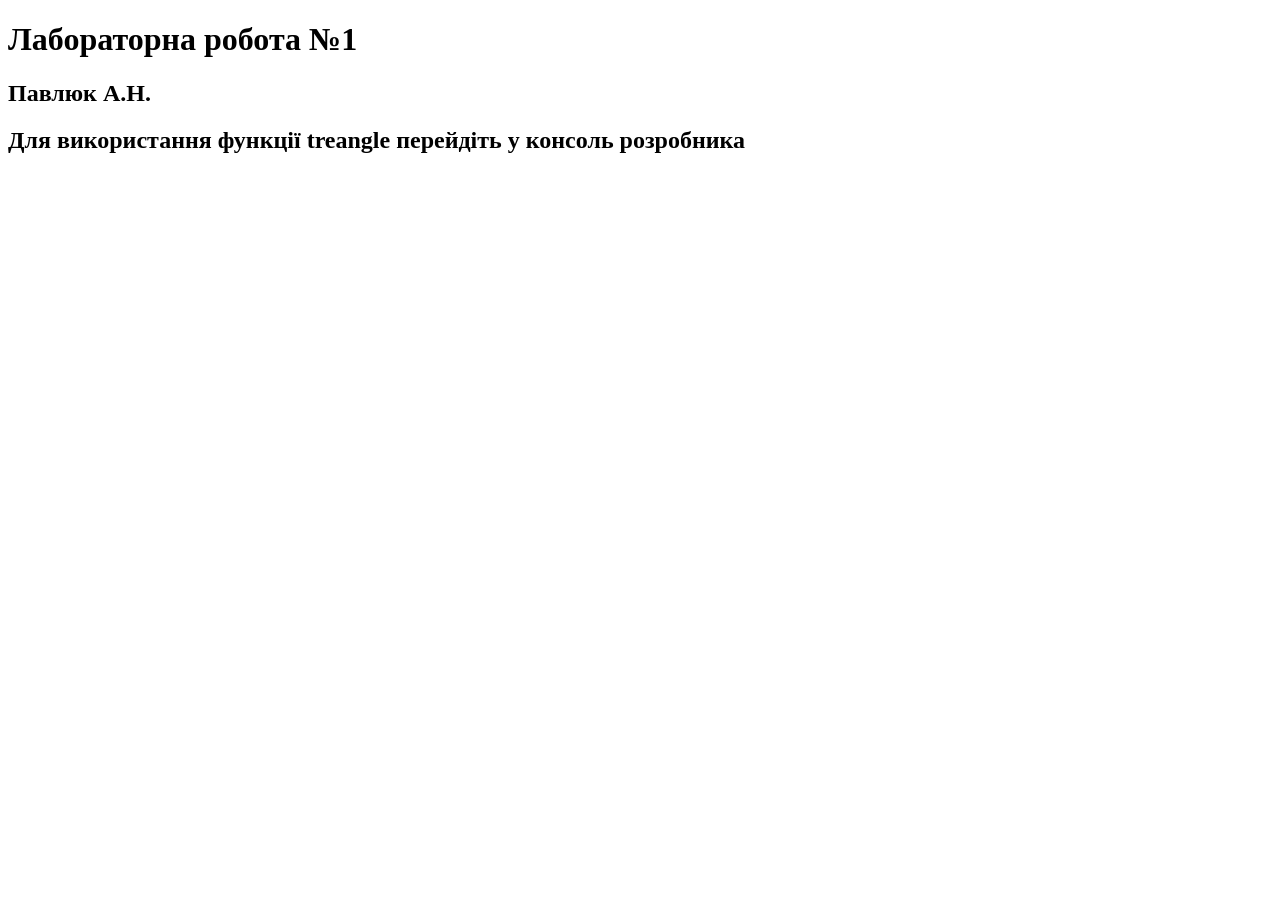
<file: index.html>
<!DOCTYPE html>
<html lang="en">
<head>
    <meta charset="UTF-8">
    <meta name="viewport" content="width=device-width, initial-scale=1.0">
    <title>Document</title>
</head>
<body>

    <h1>Лабораторна робота №1</h1>
    <h2>Павлюк А.Н.</h2>
    <h2>Для використання функції treangle перейдіть у консоль розробника</h2>
    
    <script src="script.js"></script>
</body>
</html>
</file>
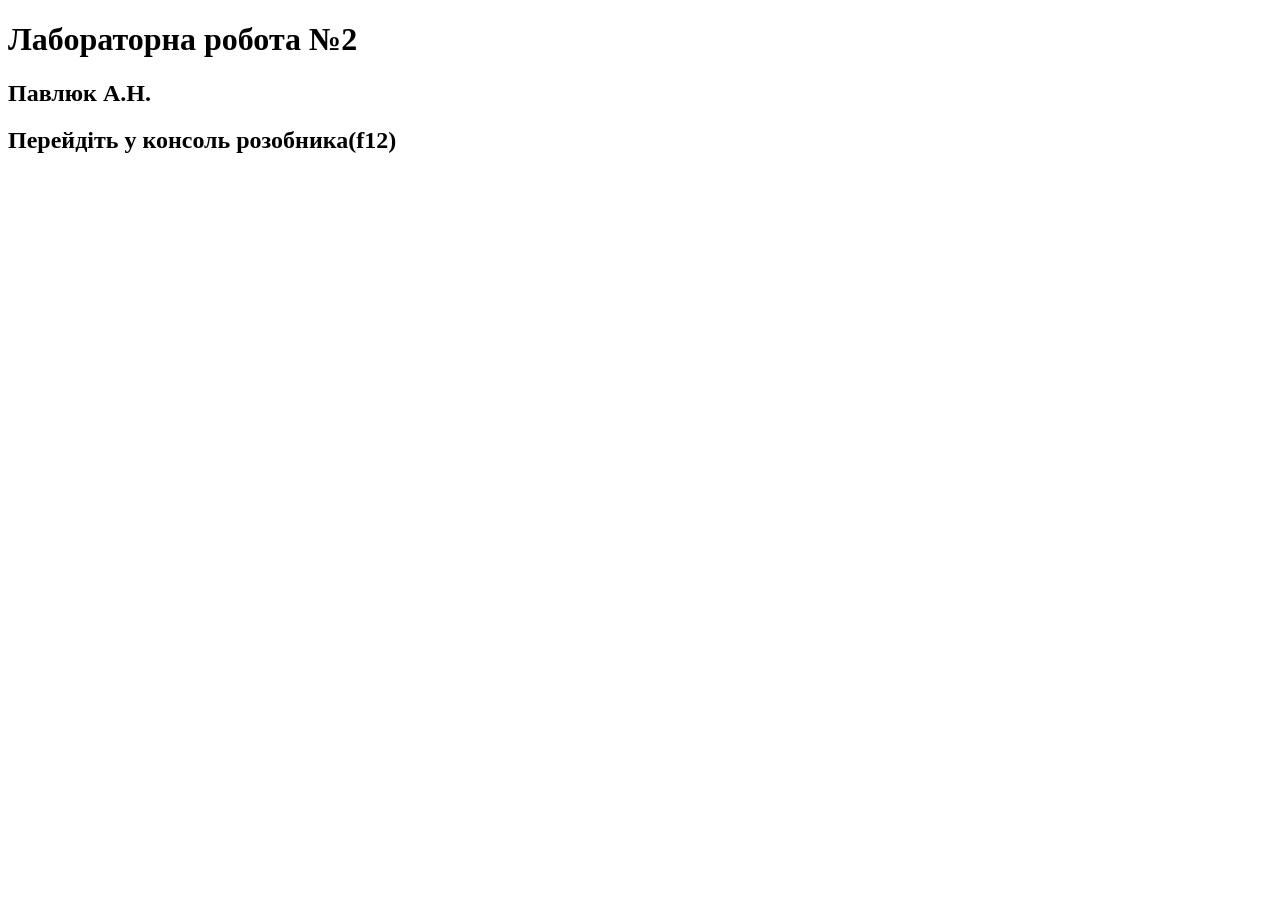
<file: Lab2/index.html>
<!DOCTYPE html>
<html lang="en">
<head>
    <meta charset="UTF-8">
    <meta name="viewport" content="width=device-width, initial-scale=1.0">
    <title>Document</title>
</head>
<body>


    <h1>Лабораторна робота №2</h1>
    <h2>Павлюк А.Н.</h2>
    <h2>Перейдіть у консоль розобника(f12)</h2>
    
    <script src="script.js"></script>
</body>
</html>
</file>
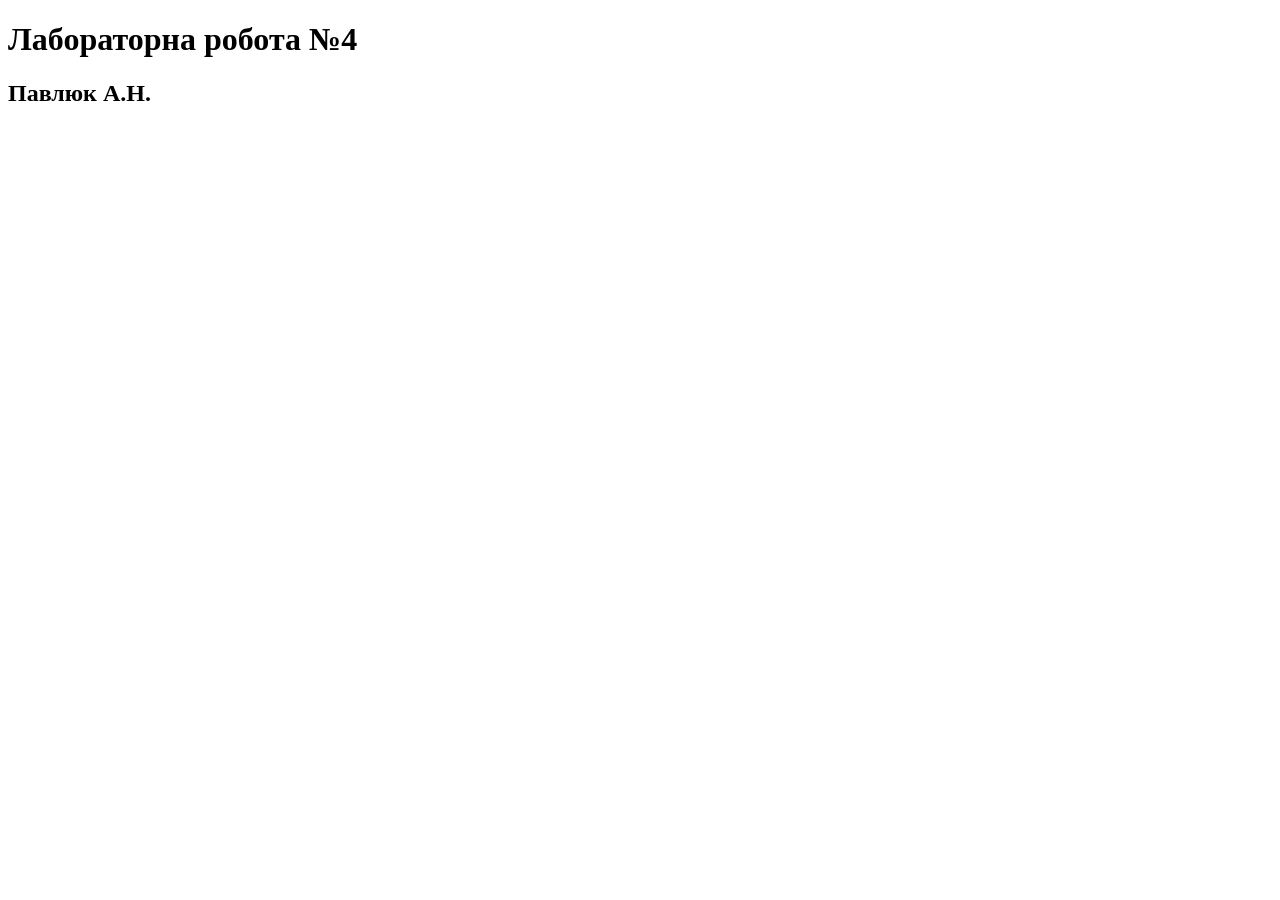
<file: Lab4/index.html>
<!DOCTYPE html>
<html lang="en">
<head>
    <meta charset="UTF-8">
    <meta name="viewport" content="width=device-width, initial-scale=1.0">
    <title>Document</title>
</head>
<body>
    <H1>Лабораторна робота №4</H1>
    <h2>Павлюк А.Н.</h2>
    <script src="script.js"></script>
</body>
</html>
</file>
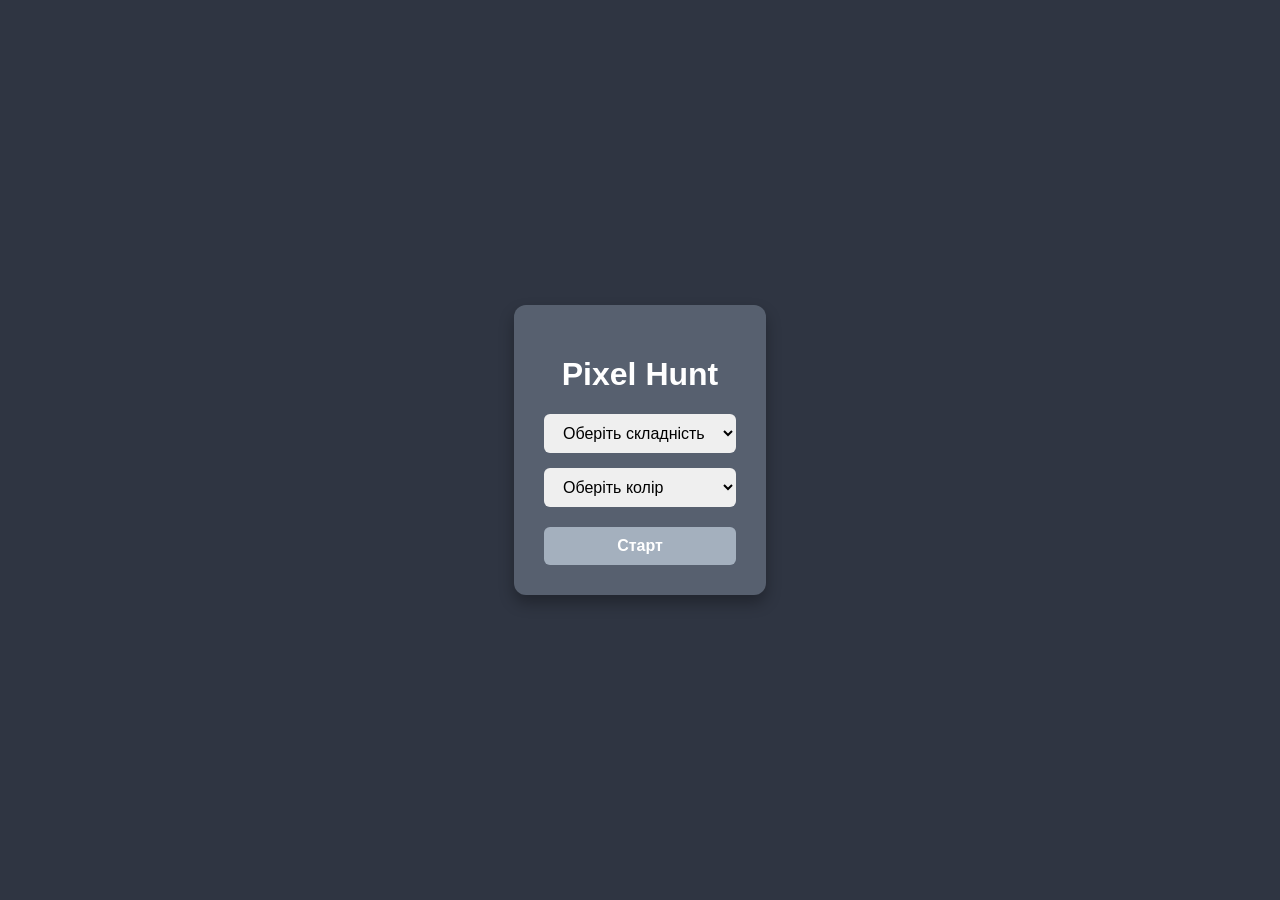
<file: Lab5/index.html>
<!DOCTYPE html>
<html lang="uk">
<head>
    <meta charset="UTF-8">
    <meta name="viewport" content="width=device-width, initial-scale=1.0">
    <title>Pixel Hunt</title>
    <link rel="stylesheet" href="style.css">
</head>
<body>
    <div id="menu">
        <h1>Pixel Hunt</h1>
        <div class="selectors">
            <select id="difficulty">
                <option value="" disabled selected>Оберіть складність</option>
                <option value="easy">Легкий</option>
                <option value="medium">Середній</option>
                <option value="hard">Складний</option>
            </select>
            
            <select id="color">
                <option value="" disabled selected>Оберіть колір</option>
                <option value="#ff4757">Червоний</option>
                <option value="#1e90ff">Синій</option>
                <option value="#2ed573">Зелений</option>
                <option value="#ffa502">Помаранчевий</option>
            </select>
        </div>
        <button id="startBtn" disabled>Старт</button>
    </div>

    <div id="gameArea" style="display: none;">
        <div id="stats">
            <span>Рахунок: <span id="score">0</span></span><br>
            <span style="font-size: 18px; font-weight: normal; color: #ced6e0;">Час на клік: <span id="timeDisplay">0</span> с</span>
        </div>
        <div id="pixel"></div>
    </div>

    <div id="gameOver" style="display: none;">
        <h2>Час вийшов!</h2>
        <p>Твій фінальний рахунок: <span id="finalScore">0</span></p>
        <button onclick="location.reload()">Перезапустити гру</button>
    </div>

    <script src="script.js"></script>
</body>
</html>
</file>
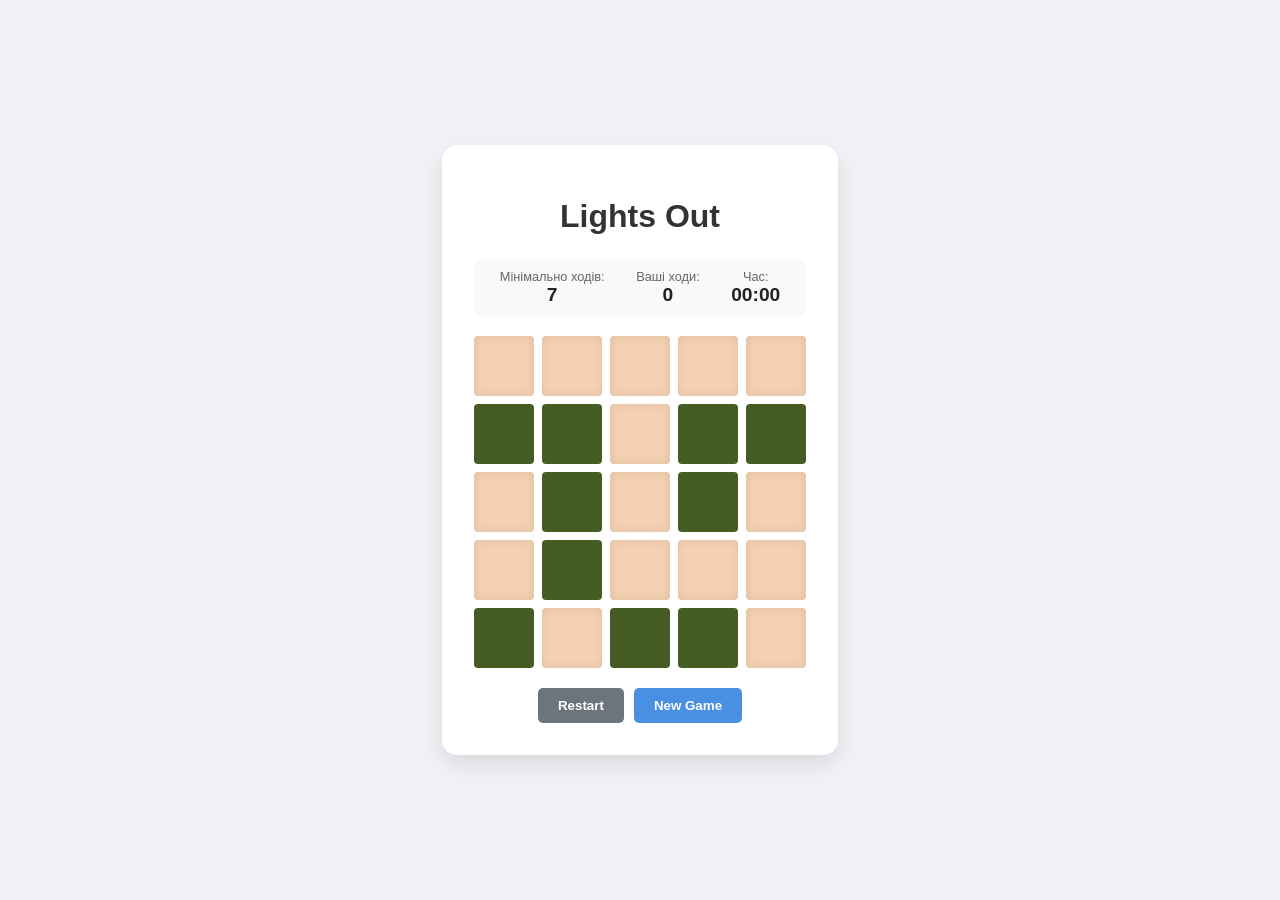
<file: Lab6/index.html>
<!DOCTYPE html>
<html lang="uk">
<head>
    <meta charset="UTF-8">
    <meta name="viewport" content="width=device-width, initial-scale=1.0">
    <title>Lights Out 5x5</title>
    <link rel="stylesheet" href="style.css">
</head>
<body>

    <div class="game-wrapper">
        <h1>Lights Out</h1>
        
        <div class="stats-panel">
            <div class="stat-item">
                <span class="label">Мінімально ходів:</span>
                <span id="min-moves" class="value">0</span>
            </div>
            <div class="stat-item">
                <span class="label">Ваші ходи:</span>
                <span id="current-moves" class="value">0</span>
            </div>
            <div class="stat-item">
                <span class="label">Час:</span>
                <span id="timer" class="value">00:00</span>
            </div>
        </div>

        <div id="grid" class="game-grid">
            </div>

        <div class="button-group">
            <button id="btn-restart" class="btn btn-secondary">Restart</button>
            <button id="btn-newgame" class="btn btn-primary">New Game</button>
        </div>
    </div>

    <script src="script.js"></script>
</body>
</html>
</file>
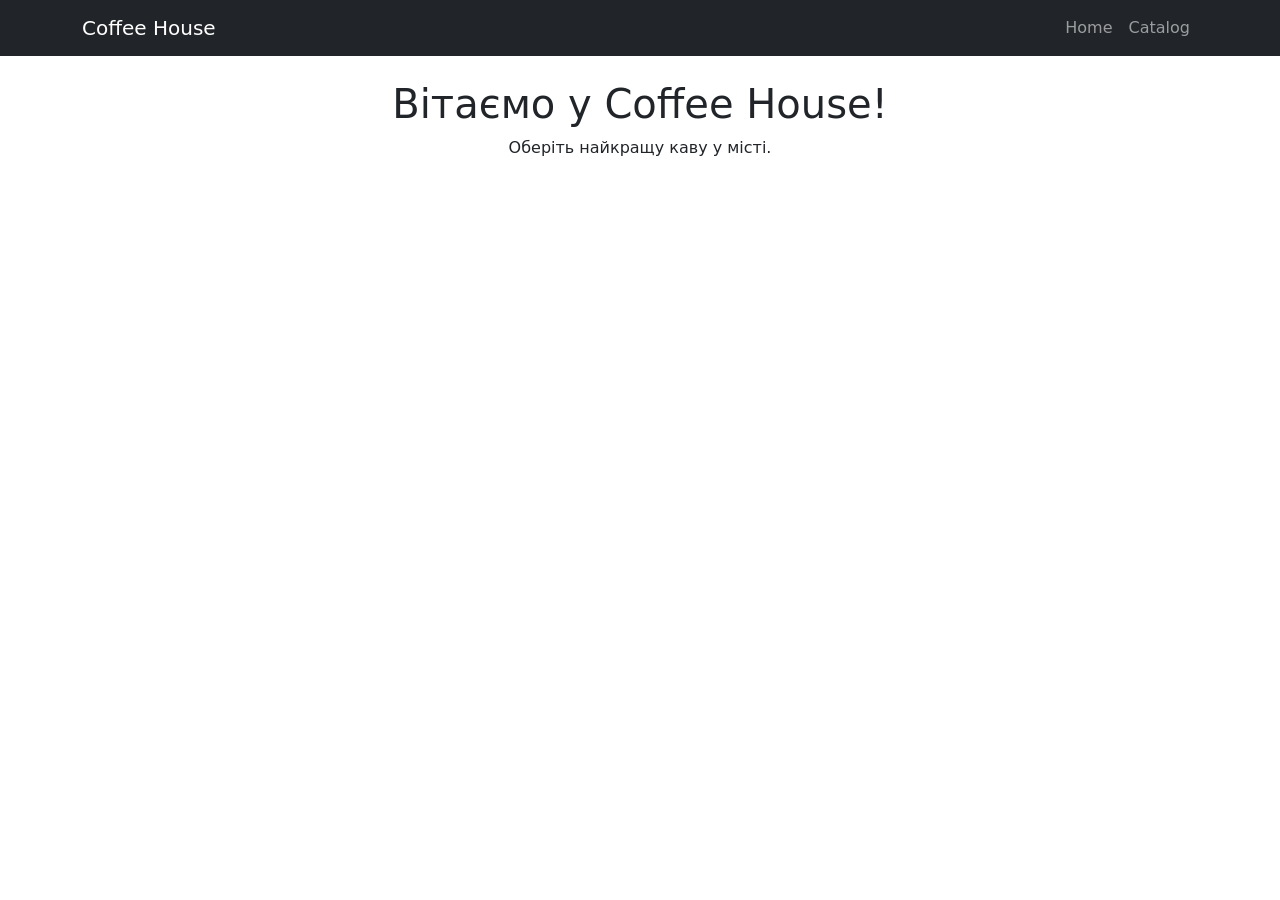
<file: Lab7/index.html>
<!DOCTYPE html>
<html lang="uk">
<head>
    <meta charset="UTF-8">
    <title>Coffee House</title>
    <link href="https://cdn.jsdelivr.net/npm/bootstrap@5.3.0/dist/css/bootstrap.min.css" rel="stylesheet">
    <style>
        .card-img-top { object-fit: cover; height: 250px; }
        #main-content { min-height: 400px; }
    </style>
</head>
<body>
    <nav class="navbar navbar-expand-lg navbar-dark bg-dark">
        <div class="container">
            <a class="navbar-brand" href="#" onclick="location.reload()">Coffee House</a>
            <div class="navbar-nav">
                <a class="nav-link" href="#" onclick="location.reload()">Home</a>
                <a class="nav-link" href="#" id="load-catalog">Catalog</a>
            </div>
        </div>
    </nav>

    <div class="container mt-4" id="main-content">
        <div id="home-view" class="text-center">
            <h1>Вітаємо у Coffee House!</h1>
            <p>Оберіть найкращу каву у місті.</p>
        </div>
    </div>

    <script src="script.js"></script>
</body>
</html>
</file>
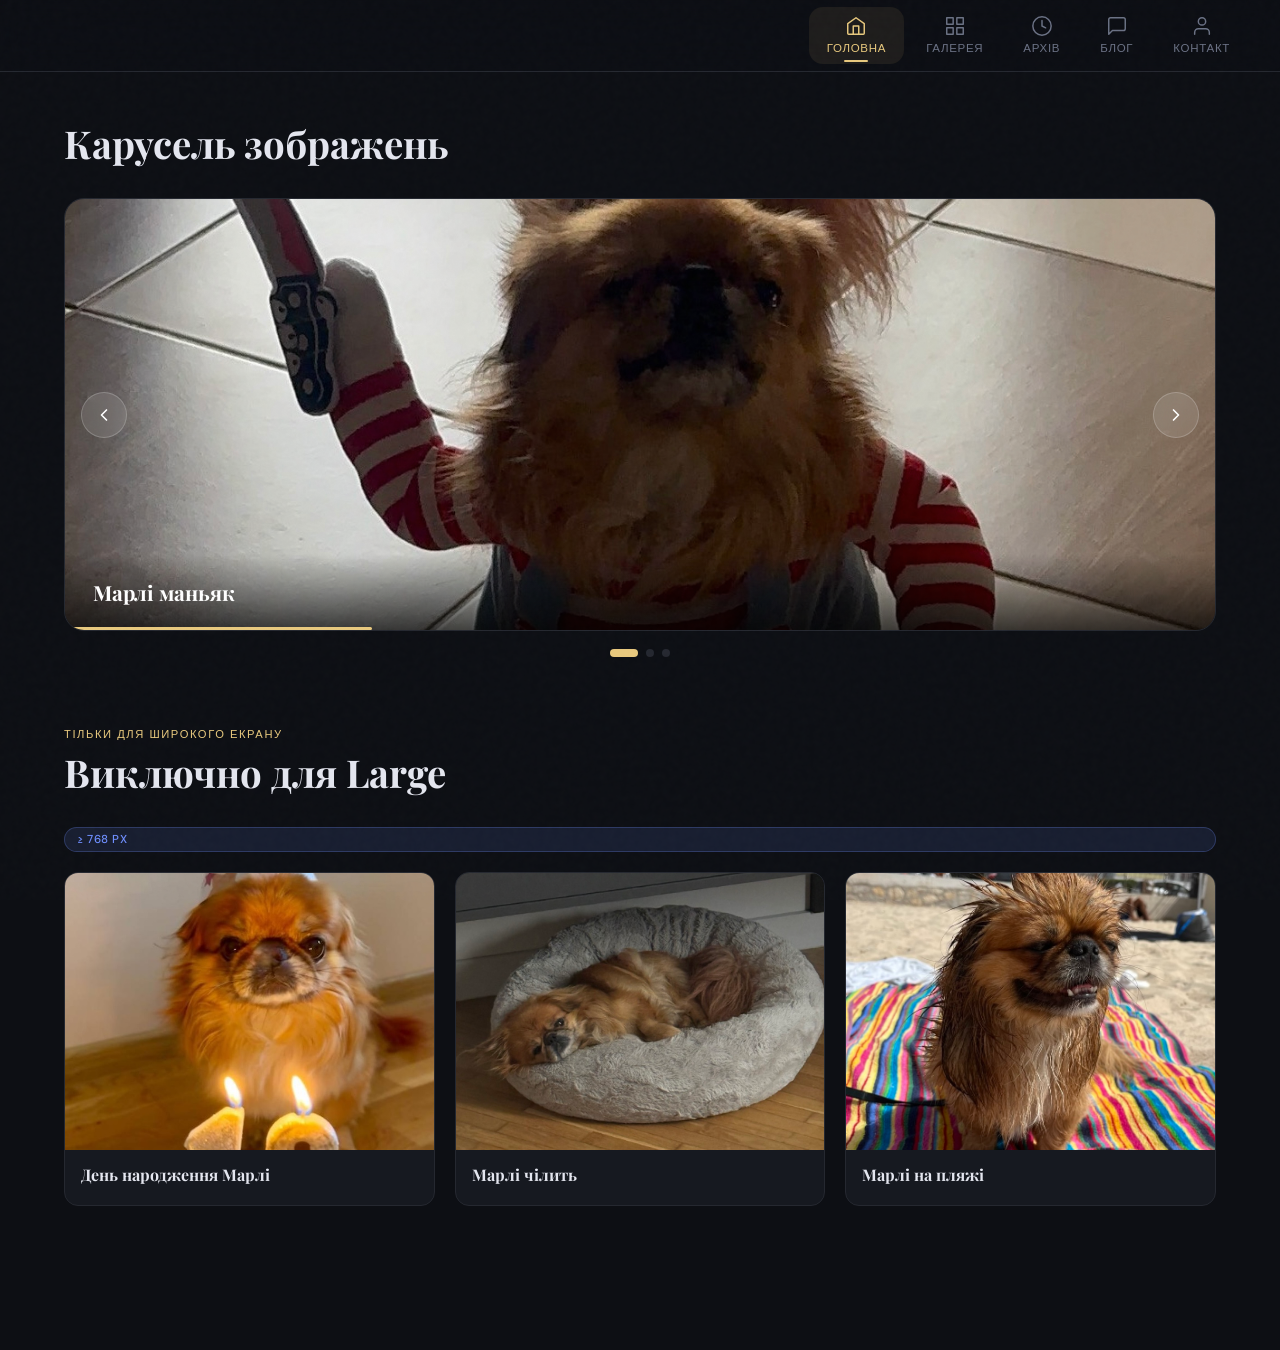
<file: Lab8/index.html>
<!DOCTYPE html>
<html lang="uk">
<head>
  <meta charset="UTF-8" />
  <meta name="viewport" content="width=device-width, initial-scale=1.0" />
  <title>Адаптивна Сторінка</title>
  <link rel="preconnect" href="https://fonts.googleapis.com" />
  <link href="https://fonts.googleapis.com/css2?family=Playfair+Display:wght@700&family=DM+Sans:wght@300;400;500&display=swap" rel="stylesheet" />
  <link rel="stylesheet" href="style.css" />
</head>
<body>
 
<nav>
  
  <div class="nav-links">
    <a href="#" class="active">
      <svg viewBox="0 0 24 24"><path d="M3 9.5L12 3l9 6.5V20a1 1 0 0 1-1 1H4a1 1 0 0 1-1-1V9.5z"/><polyline points="9 21 9 12 15 12 15 21"/></svg>
      Головна
    </a>
    <a href="#">
      <svg viewBox="0 0 24 24"><rect x="3" y="3" width="7" height="7"/><rect x="14" y="3" width="7" height="7"/><rect x="3" y="14" width="7" height="7"/><rect x="14" y="14" width="7" height="7"/></svg>
      Галерея
    </a>
    <a href="#">
      <svg viewBox="0 0 24 24"><circle cx="12" cy="12" r="10"/><polyline points="12 6 12 12 16 14"/></svg>
      Архів
    </a>
    <a href="#">
      <svg viewBox="0 0 24 24"><path d="M21 15a2 2 0 0 1-2 2H7l-4 4V5a2 2 0 0 1 2-2h14a2 2 0 0 1 2 2z"/></svg>
      Блог
    </a>
    <a href="#">
      <svg viewBox="0 0 24 24"><path d="M20 21v-2a4 4 0 0 0-4-4H8a4 4 0 0 0-4 4v2"/><circle cx="12" cy="7" r="4"/></svg>
      Контакт
    </a>
  </div>
 
  <button class="hamburger" id="hamburger" aria-label="Меню" aria-expanded="false">
    <span></span><span></span><span></span>
  </button>
</nav>
 
<div class="mobile-menu" id="mobileMenu">
  <a href="#">
    <svg viewBox="0 0 24 24"><path d="M3 9.5L12 3l9 6.5V20a1 1 0 0 1-1 1H4a1 1 0 0 1-1-1V9.5z"/><polyline points="9 21 9 12 15 12 15 21"/></svg>
    Головна
  </a>
  <a href="#">
    <svg viewBox="0 0 24 24"><rect x="3" y="3" width="7" height="7"/><rect x="14" y="3" width="7" height="7"/><rect x="3" y="14" width="7" height="7"/><rect x="14" y="14" width="7" height="7"/></svg>
    Галерея
  </a>
  <a href="#">
    <svg viewBox="0 0 24 24"><circle cx="12" cy="12" r="10"/><polyline points="12 6 12 12 16 14"/></svg>
    Архів
  </a>
  <a href="#">
    <svg viewBox="0 0 24 24"><path d="M21 15a2 2 0 0 1-2 2H7l-4 4V5a2 2 0 0 1 2-2h14a2 2 0 0 1 2 2z"/></svg>
    Блог
  </a>
  <a href="#">
    <svg viewBox="0 0 24 24"><path d="M20 21v-2a4 4 0 0 0-4-4H8a4 4 0 0 0-4 4v2"/><circle cx="12" cy="7" r="4"/></svg>
    Контакт
  </a>
</div>
 
<main>
  <section>
    <h2 class="section-title">Карусель зображень</h2>
 
    <div class="carousel-wrap" id="carousel">
      <div class="carousel-track" id="track">
 
        <div class="carousel-slide">
          <img src="images/MarleyManiac.jpg" alt="Слайд 1" />
          <div class="slide-caption">
            <h3>Марлі маньяк</h3>
          </div>
        </div>
 
        <div class="carousel-slide">
          <img src="images/DrivingMarley.jpg" alt="Слайд 2" />
          <div class="slide-caption">
            <h3>Марлі водій</h3>
          </div>
        </div>
 
        <div class="carousel-slide">
          <img src="images/IntrestedMarley.jpg" alt="Слайд 3" />
          <div class="slide-caption">
            <h3>Зацікавлений Марлі</h3>
          </div>
        </div>
      </div>
 
      <div class="carousel-progress" id="carouselProgress"></div>
 
      <button class="carousel-btn prev" id="prevBtn" aria-label="Попередній">
        <svg viewBox="0 0 24 24"><polyline points="15 18 9 12 15 6"/></svg>
      </button>
      <button class="carousel-btn next" id="nextBtn" aria-label="Наступний">
        <svg viewBox="0 0 24 24"><polyline points="9 18 15 12 9 6"/></svg>
      </button>
    </div>
 
    <div class="carousel-dots" id="dots"></div>
  </section>
 
  <section class="large-only">
    <p class="section-label">Тільки для широкого екрану</p>
    <h2 class="section-title">Виключно для Large</h2>
    <span class="badge badge-large">≥ 768 px</span>
 
    <div class="img-grid">
      <div class="img-card">
        <img src="images/HBMarley.jpg" alt="Large 1" />
        <div class="img-card-body">
          <h4>День народження Марлі</h4>
        </div>
      </div>
      <div class="img-card">
        <img src="images/ChillMarley.jpg" alt="Large 2" />
        <div class="img-card-body">
          <h4>Марлі чілить</h4>
        </div>
      </div>
      <div class="img-card">
        <img src="images/MarleyOnBeach.jpg" alt="Large 3" />
        <div class="img-card-body">
          <h4>Марлі на пляжі</h4>
        </div>
      </div>
    </div>
  </section>
 
  <section class="medium-only">
    <p class="section-label">Тільки для вузького екрану</p>
    <h2 class="section-title">Виключно для Medium</h2>
    <span class="badge badge-medium">&lt; 768 px</span>
 
    <div class="img-grid">
      <div class="img-card">
        <img src="images/SmollMarley.jpg" alt="Medium 1" />
        <div class="img-card-body">
          <h4>Марлі маленький</h4>
        </div>
      </div>
      <div class="img-card">
        <img src="images/SmollMarley2.jpg" alt="Medium 2" />
        <div class="img-card-body">
          <h4>Марлі маленький 2</h4>
        </div>
      </div>
    </div>
  </section>
 
</main>
 
<script src="script.js"></script>
</body>
</html>
</file>
<file: Lab5/style.css>
body {
    margin: 0;
    padding: 0;
    font-family: Arial, sans-serif;
    background-color: #2f3542;
    color: white;
    display: flex;
    justify-content: center;
    align-items: center;
    height: 100vh;
    overflow: hidden; 
}

#menu, #gameOver {
    background: #57606f;
    padding: 30px;
    border-radius: 12px;
    text-align: center;
    box-shadow: 0 8px 15px rgba(0,0,0,0.3);
}

.selectors {
    display: flex;
    flex-direction: column;
    gap: 15px;
    margin-bottom: 20px;
}

select, button {
    padding: 10px 15px;
    font-size: 16px;
    border-radius: 6px;
    border: none;
    outline: none;
}

button {
    background-color: #2ed573;
    color: white;
    cursor: pointer;
    font-weight: bold;
    width: 100%;
    transition: 0.2s;
}

button:disabled {
    background-color: #a4b0be;
    cursor: not-allowed;
}

button:not(:disabled):hover {
    background-color: #26de81;
}

#gameArea {
    width: 100vw;
    height: 100vh;
    position: relative;
}

#stats {
    position: absolute;
    top: 20px;
    left: 20px;
    font-size: 24px;
    font-weight: bold;
    pointer-events: none;
}

#pixel {
    position: absolute;
    cursor: pointer;
    border-radius: 4px; 
    transition: left 0.1s ease, top 0.1s ease;
}
</file>
<file: Lab6/style.css>
body {
    font-family: 'Segoe UI', Tahoma, Geneva, Verdana, sans-serif;
    background-color: #f0f2f5;
    display: flex;
    justify-content: center;
    align-items: center;
    height: 100vh;
    margin: 0;
}

.game-wrapper {
    background: white;
    padding: 2rem;
    border-radius: 15px;
    box-shadow: 0 10px 25px rgba(0,0,0,0.1);
    text-align: center;
}

h1 {
    color: #333;
    margin-bottom: 1.5rem;
}

.stats-panel {
    display: flex;
    justify-content: space-around;
    margin-bottom: 20px;
    background: #f8f9fa;
    padding: 10px;
    border-radius: 8px;
}

.stat-item {
    display: flex;
    flex-direction: column;
}

.label {
    font-size: 0.8rem;
    color: #666;
}

.value {
    font-weight: bold;
    font-size: 1.2rem;
    color: #222;
}

.game-grid {
    display: grid;
    grid-template-columns: repeat(5, 60px);
    grid-template-rows: repeat(5, 60px);
    gap: 8px;
    margin: 20px auto;
    justify-content: center;
}

.cell {
    width: 60px;
    height: 60px;
    border-radius: 4px;
    cursor: pointer;
    transition: background-color 0.2s, transform 0.1s;
    border: none;
}

.cell:active {
    transform: scale(0.95);
}

.cell.on {
    background-color: #f5d1b4; 
    box-shadow: inset 0 0 10px rgba(0,0,0,0.1);
}

.cell.off {
    background-color: #455d25; 
}

.button-group {
    display: flex;
    gap: 10px;
    justify-content: center;
    margin-top: 20px;
}

.btn {
    padding: 10px 20px;
    border: none;
    border-radius: 5px;
    cursor: pointer;
    font-weight: bold;
    transition: opacity 0.2s;
}

.btn:hover {
    opacity: 0.9;
}

.btn-primary {
    background-color: #4a90e2;
    color: white;
}

.btn-secondary {
    background-color: #6c757d;
    color: white;
}
</file>
<file: Lab8/style.css>
:root {
    --bg:        #0d0f14;
    --surface:   #161920;
    --border:    #252830;
    --accent:    #e8c97e;
    --accent2:   #6f8fff;
    --text:      #e4e6ef;
    --muted:     #6b7285;
    --nav-h:     72px;
    --radius:    14px;
    --trans:     0.35s cubic-bezier(.4,0,.2,1);
  }
  
  *, *::before, *::after { box-sizing: border-box; margin: 0; padding: 0; }
  
  html { scroll-behavior: smooth; }
  
  body {
    background: var(--bg);
    color: var(--text);
    font-family: 'DM Sans', sans-serif;
    font-weight: 300;
    min-height: 100vh;
    overflow-x: hidden;
  }
  
  body::before {
    content: '';
    position: fixed; inset: 0;
    background-image: url("data:image/svg+xml,%3Csvg viewBox='0 0 200 200' xmlns='http://www.w3.org/2000/svg'%3E%3Cfilter id='n'%3E%3CfeTurbulence type='fractalNoise' baseFrequency='0.65' numOctaves='3' stitchTiles='stitch'/%3E%3C/filter%3E%3Crect width='100%25' height='100%25' filter='url(%23n)' opacity='0.04'/%3E%3C/svg%3E");
    pointer-events: none;
    z-index: 9999;
    opacity: .45;
  }
  
  nav {
    position: sticky; top: 0; z-index: 100;
    height: var(--nav-h);
    background: rgba(13,15,20,.85);
    backdrop-filter: blur(16px);
    border-bottom: 1px solid var(--border);
    display: flex; align-items: center;
    padding: 0 32px;
  }
  
  .nav-logo {
    font-family: 'Playfair Display', serif;
    font-size: 1.4rem;
    color: var(--accent);
    letter-spacing: .04em;
    flex-shrink: 0;
  }

  .nav-links {
    display: flex;
    align-items: center;
    gap: 4px;
    margin-left: auto;
  }
  
  .nav-links a {
    display: flex; flex-direction: column; align-items: center;
    gap: 4px;
    padding: 8px 18px;
    border-radius: var(--radius);
    text-decoration: none;
    color: var(--muted);
    font-size: .72rem;
    font-weight: 500;
    letter-spacing: .06em;
    text-transform: uppercase;
    transition: background var(--trans), color var(--trans);
    position: relative;
  }
  
  .nav-links a svg {
    width: 22px; height: 22px;
    stroke: currentColor;
    fill: none;
    stroke-width: 1.6;
    stroke-linecap: round;
    stroke-linejoin: round;
    transition: stroke var(--trans);
  }
  
  .nav-links a:hover,
  .nav-links a.active {
    color: var(--accent);
    background: rgba(232,201,126,.08);
  }
  
  .nav-links a::after {
    content: '';
    position: absolute; bottom: 2px; left: 50%; transform: translateX(-50%);
    width: 0; height: 2px;
    background: var(--accent);
    border-radius: 2px;
    transition: width var(--trans);
  }
  .nav-links a:hover::after,
  .nav-links a.active::after { width: 24px; }
  
  .hamburger {
    display: none;
    margin-left: auto;
    flex-direction: column; justify-content: center; gap: 5px;
    width: 42px; height: 42px;
    background: none; border: 1px solid var(--border);
    border-radius: 10px; cursor: pointer;
    padding: 9px 10px;
    transition: border-color var(--trans), background var(--trans);
  }
  .hamburger:hover { border-color: var(--accent); background: rgba(232,201,126,.06); }
  
  .hamburger span {
    display: block; height: 2px;
    background: var(--text);
    border-radius: 2px;
    transition: transform .35s ease, opacity .25s ease, width .25s ease;
    transform-origin: left center;
  }
  .hamburger span:nth-child(2) { width: 70%; }
  .hamburger.open span:nth-child(1) { transform: rotate(45deg) translate(1px,-1px); }
  .hamburger.open span:nth-child(2) { opacity: 0; width: 0; }
  .hamburger.open span:nth-child(3) { transform: rotate(-45deg) translate(1px, 1px); }

  .mobile-menu {
    display: none;
    position: fixed;
    top: var(--nav-h); left: 0; right: 0;
    background: rgba(13,15,20,.97);
    backdrop-filter: blur(20px);
    border-bottom: 1px solid var(--border);
    z-index: 99;
    padding: 12px 0 20px;
    transform-origin: top center;
    transform: scaleY(0);
    opacity: 0;
    transition: transform .38s cubic-bezier(.4,0,.2,1), opacity .3s ease;
  }
  .mobile-menu.open {
    transform: scaleY(1);
    opacity: 1;
  }
  
  .mobile-menu a {
    display: flex; align-items: center; gap: 14px;
    padding: 14px 28px;
    text-decoration: none;
    color: var(--muted);
    font-size: .95rem;
    font-weight: 400;
    letter-spacing: .03em;
    border-left: 3px solid transparent;
    transition: color var(--trans), border-color var(--trans), background var(--trans);
  }
  .mobile-menu a svg {
    width: 20px; height: 20px;
    stroke: currentColor; fill: none;
    stroke-width: 1.6;
    stroke-linecap: round; stroke-linejoin: round;
    flex-shrink: 0;
  }
  .mobile-menu a:hover {
    color: var(--accent);
    border-color: var(--accent);
    background: rgba(232,201,126,.05);
  }
  
  main {
    max-width: 1200px;
    margin: 0 auto;
    padding: 48px 24px 80px;
  }
  
  section { margin-bottom: 64px; }
  
  .section-label {
    font-size: .7rem;
    font-weight: 500;
    letter-spacing: .14em;
    text-transform: uppercase;
    color: var(--accent);
    margin-bottom: 8px;
  }
  .section-title {
    font-family: 'Playfair Display', serif;
    font-size: clamp(1.6rem, 4vw, 2.4rem);
    line-height: 1.2;
    margin-bottom: 32px;
    color: var(--text);
  }
  
  .carousel-wrap {
    position: relative;
    border-radius: 20px;
    overflow: hidden;
    background: var(--surface);
    border: 1px solid var(--border);
    user-select: none;
  }
  
  .carousel-track {
    display: flex;
    transition: transform .6s cubic-bezier(.77,0,.18,1);
    will-change: transform;
  }
  
  .carousel-slide {
    min-width: 100%;
    aspect-ratio: 16/6;
    position: relative;
    overflow: hidden;
  }
  
  .carousel-slide img {
    width: 100%; height: 100%;
    object-fit: cover;
    display: block;
  }
  
  .slide-caption {
    position: absolute; bottom: 0; left: 0; right: 0;
    padding: 24px 28px 20px;
    background: linear-gradient(transparent, rgba(0,0,0,.7));
    color: #fff;
  }
  .slide-caption h3 { font-family: 'Playfair Display', serif; font-size: 1.3rem; margin-bottom: 4px; }
  .slide-caption p  { font-size: .85rem; opacity: .8; }
  
  .carousel-btn {
    position: absolute; top: 50%; transform: translateY(-50%);
    z-index: 10;
    width: 46px; height: 46px;
    border-radius: 50%;
    background: rgba(255,255,255,.1);
    backdrop-filter: blur(8px);
    border: 1px solid rgba(255,255,255,.2);
    color: #fff; cursor: pointer;
    display: flex; align-items: center; justify-content: center;
    transition: background var(--trans), transform .2s ease;
  }
  .carousel-btn:hover {
    background: rgba(232,201,126,.3);
    transform: translateY(-50%) scale(1.08);
  }
  .carousel-btn svg { width: 20px; height: 20px; stroke: currentColor; fill: none; stroke-width: 2; stroke-linecap: round; stroke-linejoin: round; }
  .carousel-btn.prev { left: 16px; }
  .carousel-btn.next { right: 16px; }
  
  .carousel-dots {
    display: flex; gap: 8px;
    justify-content: center;
    padding: 18px 0 6px;
  }
  .dot {
    width: 8px; height: 8px;
    border-radius: 50%;
    background: var(--border);
    cursor: pointer;
    border: none;
    transition: background var(--trans), transform var(--trans), width var(--trans);
  }
  .dot.active {
    background: var(--accent);
    width: 28px;
    border-radius: 4px;
  }
  
  .carousel-progress {
    position: absolute; bottom: 0; left: 0; height: 3px;
    background: var(--accent);
    transition: width 0.1s linear;
    border-radius: 0 2px 2px 0;
  }
  
  .img-grid {
    display: grid;
    grid-template-columns: repeat(auto-fit, minmax(220px, 1fr));
    gap: 20px;
  }
  
  .img-card {
    border-radius: var(--radius);
    overflow: hidden;
    background: var(--surface);
    border: 1px solid var(--border);
    transition: transform .3s ease, box-shadow .3s ease;
  }
  .img-card:hover {
    transform: translateY(-4px);
    box-shadow: 0 20px 40px rgba(0,0,0,.4);
  }
  
  .img-card img {
    width: 100%; aspect-ratio: 4/3;
    object-fit: cover; display: block;
  }
  
  .img-card-body {
    padding: 14px 16px 16px;
  }
  .img-card-body h4 {
    font-family: 'Playfair Display', serif;
    font-size: 1rem; margin-bottom: 4px;
  }
  .img-card-body p { font-size: .8rem; color: var(--muted); }
  
  .large-only  { display: grid; }
  .medium-only { display: none; }
  
  .badge {
    display: inline-flex; align-items: center; gap: 6px;
    padding: 4px 12px;
    border-radius: 100px;
    font-size: .72rem;
    font-weight: 500;
    letter-spacing: .05em;
    text-transform: uppercase;
    margin-bottom: 20px;
  }
  .badge-large  { background: rgba(111,143,255,.12); color: var(--accent2); border: 1px solid rgba(111,143,255,.25); }
  .badge-medium { background: rgba(232,201,126,.1);  color: var(--accent);  border: 1px solid rgba(232,201,126,.25); }
  
  @media (max-width: 767px) {
    nav { padding: 0 20px; }
  
    .nav-links  { display: none; }
    .hamburger  { display: flex; }
    .mobile-menu { display: block; }
  
    .large-only  { display: none !important; }
    .medium-only { display: grid !important; }
  
    main { padding: 32px 16px 64px; }
  
    .carousel-slide { aspect-ratio: 16/9; }
  }
</file>
